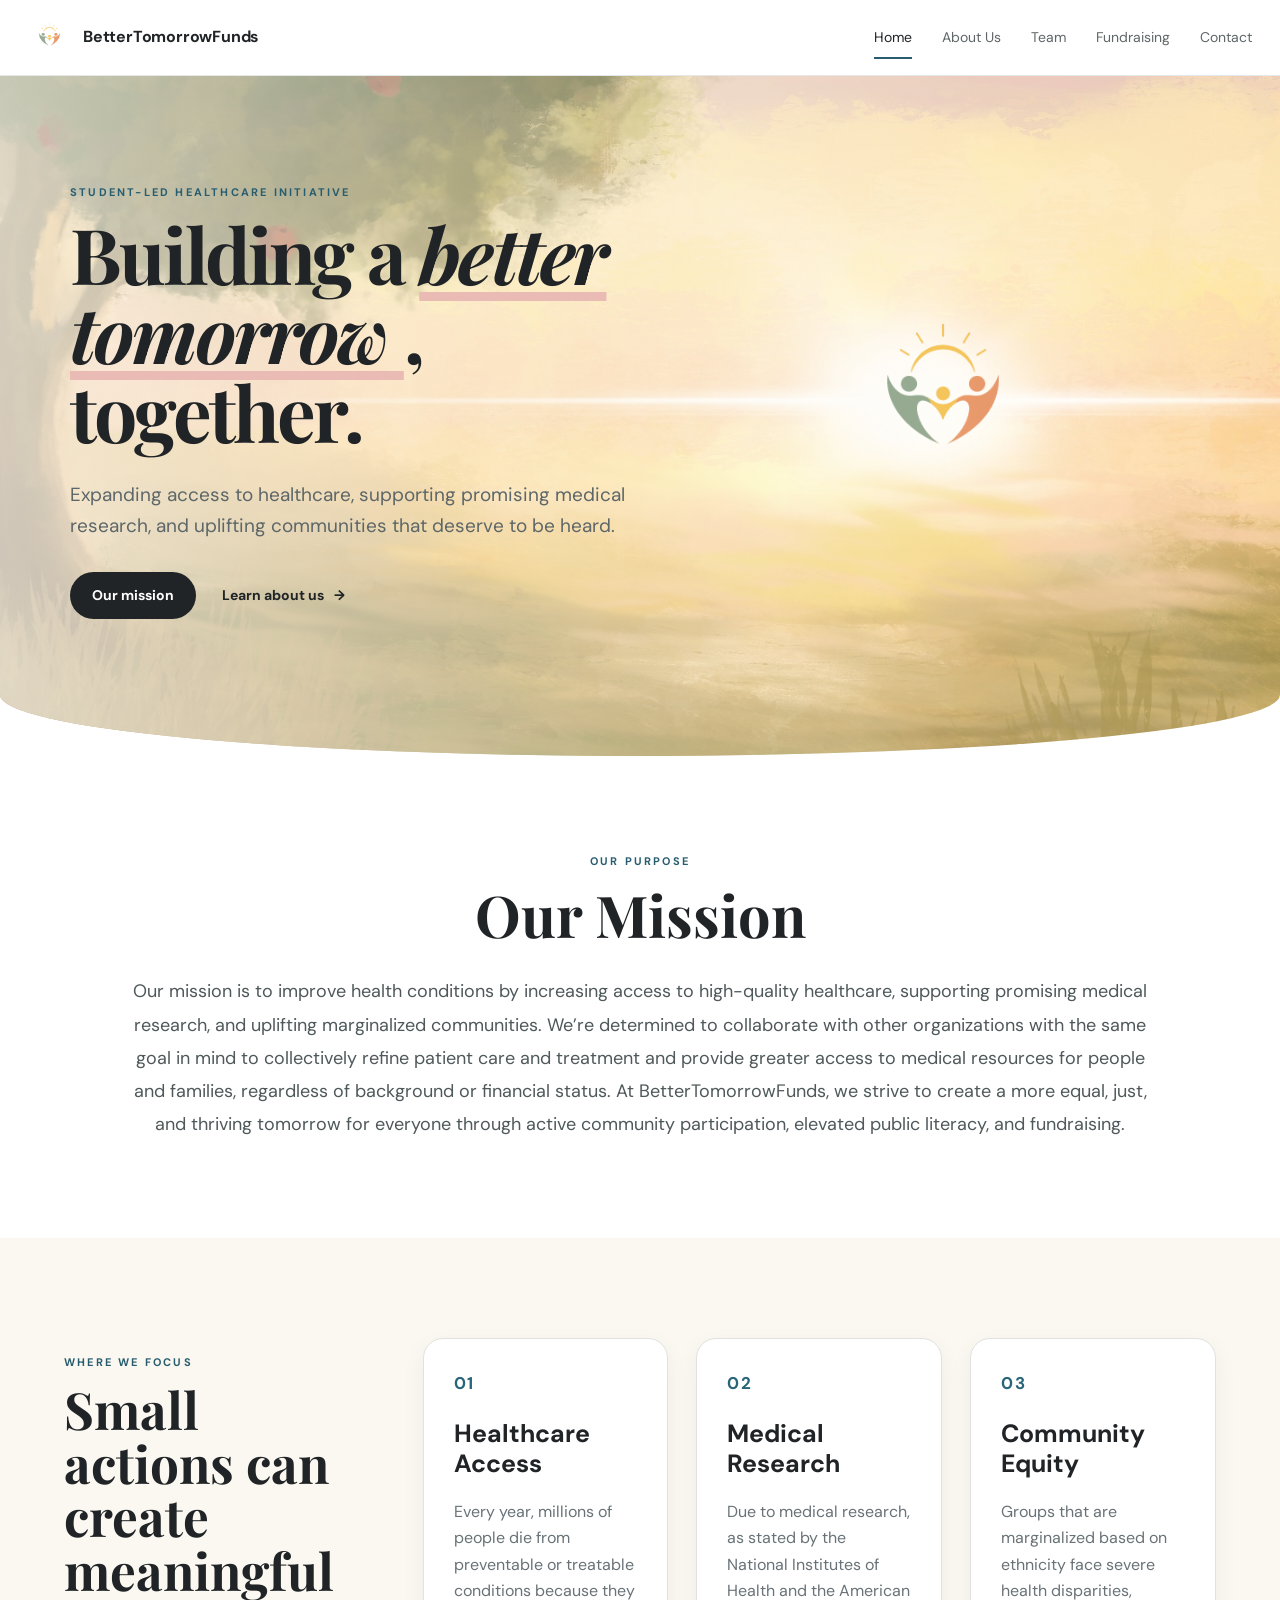
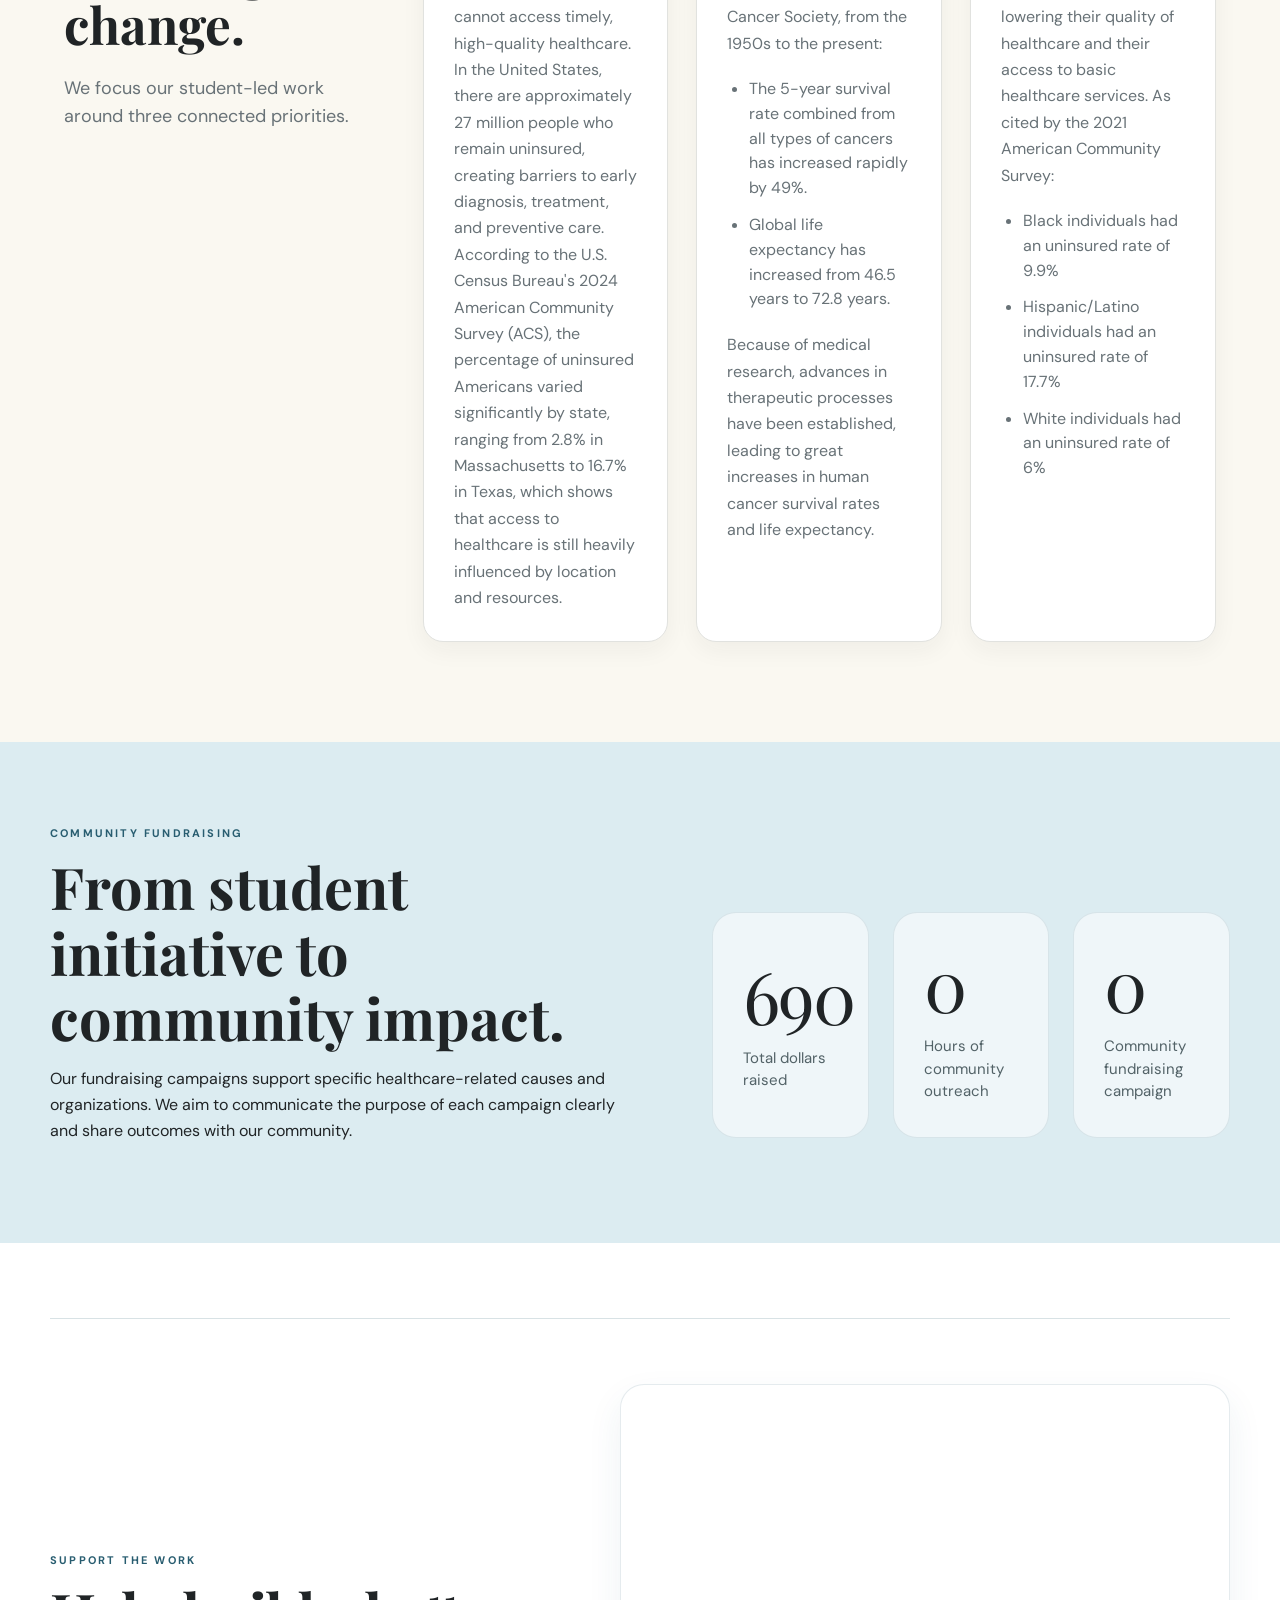
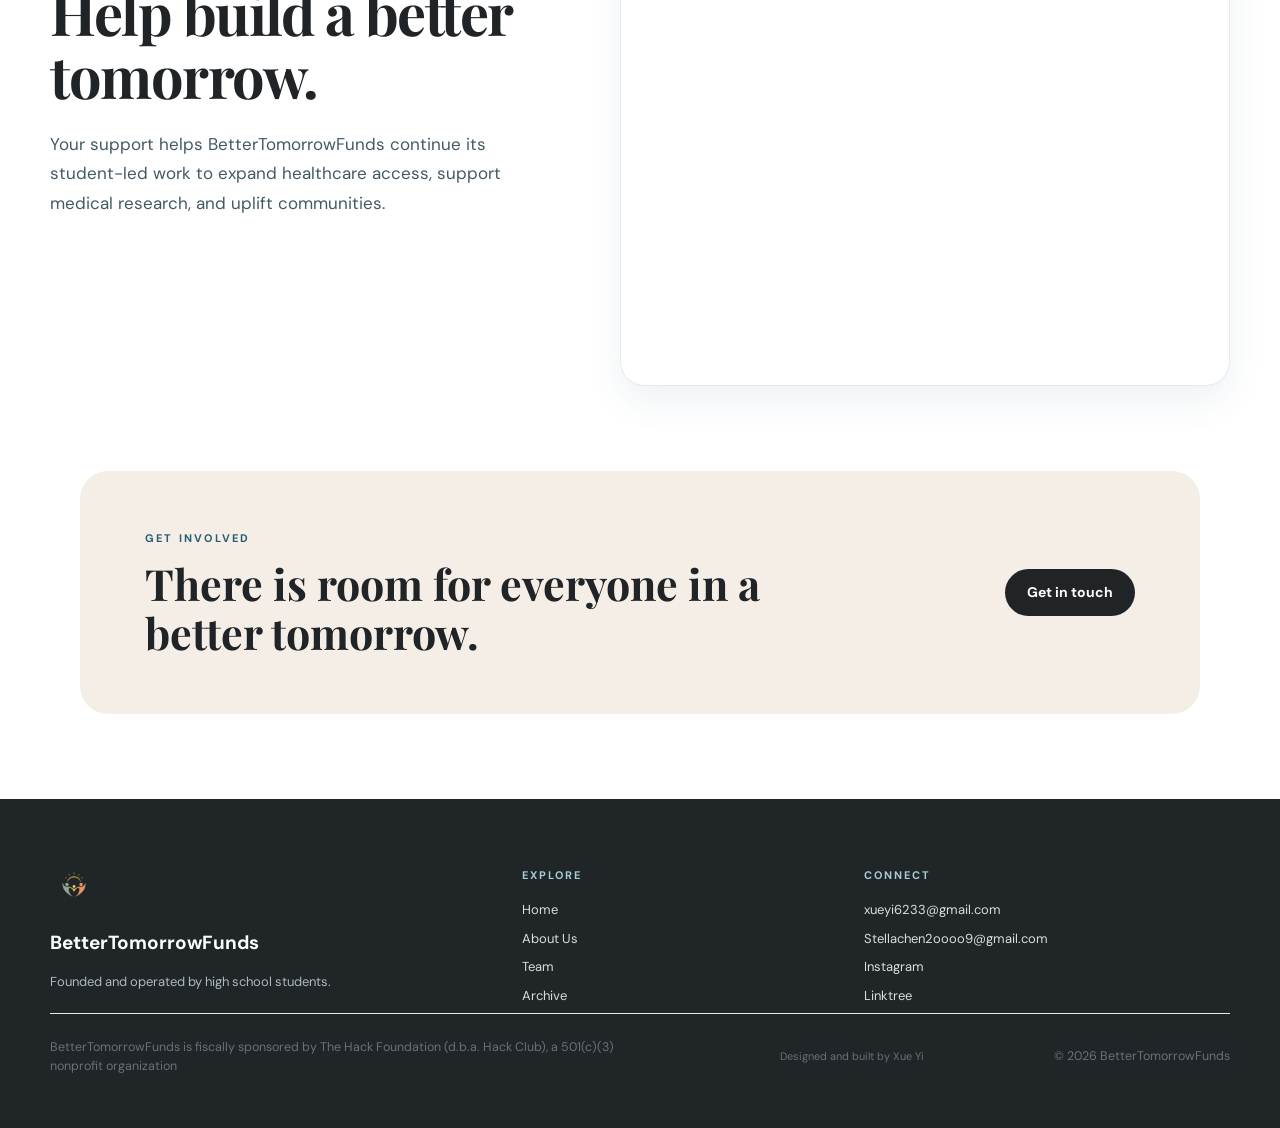
<file: index.html>
<!doctype html>
<html lang="en">

<head>

  <!-- =========================================
       BETTERTOMORROWFUNDS — SEO
       ========================================= -->

  <!-- Basic SEO -->
  <title>BetterTomorrowFunds | Student-Led Healthcare Initiative</title>

  <meta
    name="description"
    content="BetterTomorrowFunds is a student-led healthcare initiative expanding healthcare access, supporting medical research, and uplifting underserved communities."
  >

  <meta
    name="robots"
    content="index, follow, max-image-preview:large, max-snippet:-1, max-video-preview:-1"
  >

  <meta name="author" content="BetterTomorrowFunds">
  <meta name="publisher" content="BetterTomorrowFunds">
  <meta name="application-name" content="BetterTomorrowFunds">

  <link
    rel="canonical"
    href="https://bettertomorrowfunds.org/"
  >

  <!-- Language -->
  <meta http-equiv="content-language" content="en-US">
  <meta name="language" content="English">


  <!-- =========================================
       OPEN GRAPH
       ========================================= -->

  <meta property="og:type" content="website">
  <meta property="og:site_name" content="BetterTomorrowFunds">

  <meta
    property="og:title"
    content="BetterTomorrowFunds | Student-Led Healthcare Initiative"
  >

  <meta
    property="og:description"
    content="Expanding access to healthcare, supporting promising medical research, and uplifting communities that deserve to be heard."
  >

  <meta
    property="og:url"
    content="https://bettertomorrowfunds.org/"
  >

  <meta property="og:locale" content="en_US">

  <meta
    property="og:image"
    content="https://bettertomorrowfunds.org/og-image.jpg"
  >

  <meta
    property="og:image:alt"
    content="BetterTomorrowFunds — Student-Led Healthcare Initiative"
  >


  <!-- =========================================
       X / TWITTER
       ========================================= -->

  <meta
    name="twitter:card"
    content="summary_large_image"
  >

  <meta
    name="twitter:title"
    content="BetterTomorrowFunds | Student-Led Healthcare Initiative"
  >

  <meta
    name="twitter:description"
    content="A student-led healthcare initiative expanding access to healthcare, supporting medical research, and uplifting underserved communities."
  >

  <meta
    name="twitter:image"
    content="https://bettertomorrowfunds.org/og-image.jpg"
  >

  <meta
    name="twitter:image:alt"
    content="BetterTomorrowFunds — Student-Led Healthcare Initiative"
  >


  <!-- =========================================
       STRUCTURED DATA — ORGANIZATION
       ========================================= -->

  <script type="application/ld+json">
  {
    "@context": "https://schema.org",
    "@type": "NGO",
    "@id": "https://bettertomorrowfunds.org/#organization",
    "name": "BetterTomorrowFunds",
    "url": "https://bettertomorrowfunds.org/",
    "description": "BetterTomorrowFunds is a student-led healthcare initiative expanding healthcare access, supporting medical research, improving health education, and uplifting underserved communities.",
    "areaServed": "Worldwide",
    "knowsAbout": [
      "Healthcare",
      "Healthcare Access",
      "Medical Research",
      "Health Education",
      "Public Health",
      "Community Health",
      "Health Equity"
    ]
  }
  </script>


  <!-- =========================================
       STRUCTURED DATA — WEBSITE
       ========================================= -->

  <script type="application/ld+json">
  {
    "@context": "https://schema.org",
    "@type": "WebSite",
    "@id": "https://bettertomorrowfunds.org/#website",
    "name": "BetterTomorrowFunds",
    "url": "https://bettertomorrowfunds.org/",
    "description": "BetterTomorrowFunds — a student-led healthcare initiative.",
    "publisher": {
      "@id": "https://bettertomorrowfunds.org/#organization"
    },
    "inLanguage": "en-US"
  }
  </script>


  <!-- =========================================
       STRUCTURED DATA — WEBPAGE
       ========================================= -->

  <script type="application/ld+json">
  {
    "@context": "https://schema.org",
    "@type": "WebPage",
    "@id": "https://bettertomorrowfunds.org/#webpage",
    "url": "https://bettertomorrowfunds.org/",
    "name": "BetterTomorrowFunds | Student-Led Healthcare Initiative",
    "description": "BetterTomorrowFunds is a student-led healthcare initiative expanding healthcare access, supporting medical research, improving health education, and uplifting underserved communities.",
    "isPartOf": {
      "@id": "https://bettertomorrowfunds.org/#website"
    },
    "about": {
      "@id": "https://bettertomorrowfunds.org/#organization"
    },
    "inLanguage": "en-US"
  }
  </script>


  <meta charset="utf-8">

  <meta
    name="viewport"
    content="width=device-width,initial-scale=1"
  >

  <link
    rel="icon"
    href="assets/logo.png"
  >

  <link
    rel="preconnect"
    href="https://fonts.googleapis.com"
  >

  <link
    rel="preconnect"
    href="https://fonts.gstatic.com"
    crossorigin
  >

  <link
    href="https://fonts.googleapis.com/css2?family=DM+Sans:wght@400;500;600;700&family=Playfair+Display:wght@600;700&display=swap"
    rel="stylesheet"
  >

  <link
    rel="stylesheet"
    href="style.css"
  >

</head>


<body>


<!-- =====================================================
     HEADER
===================================================== -->

<header class="header">

  <div class="nav-shell">

    <a
      class="brand"
      href="index.html"
    >

      <img
        src="assets/logo.png"
        alt="BetterTomorrowFunds logo"
      >

      <span>
        BetterTomorrowFunds
      </span>

    </a>


    <button
      class="menu"
      aria-label="Open menu"
      aria-expanded="false"
    >
      ☰
    </button>


    <nav class="nav">

      <a
        class="active"
        href="index.html"
      >
        Home
      </a>

      <a href="about-us/">
        About Us
      </a>

      <a href="team/">
        Team
      </a>

      <a href="#fundraising">
        Fundraising
      </a>

      <a href="#contact">
        Contact
      </a>

    </nav>

  </div>

</header>



<!-- =====================================================
     MAIN
===================================================== -->

<main>


  <!-- ===================================================
       HERO
  ==================================================== -->

  <section class="home-hero">

    <div class="hero-copy">

      <p class="kicker">
        STUDENT-LED HEALTHCARE INITIATIVE
      </p>

      <h1>
        Building a
        <span>
          better tomorrow
        </span>,
        together.
      </h1>


      <p class="hero-lead">
        Expanding access to healthcare, supporting promising
        medical research, and uplifting communities that
        deserve to be heard.
      </p>


      <div class="hero-actions">

        <a
          class="btn btn-dark"
          href="#mission"
        >
          Our mission
        </a>


        <a
          class="text-link"
          href="about-us/"
        >

          Learn about us

          <span>
            →
          </span>

        </a>

      </div>

    </div>



    <div class="hero-art">

      <img
        src="assets/logo.png"
        alt="BetterTomorrowFunds logo"
      >

    </div>

  </section>



  <!-- ===================================================
       MISSION
  ==================================================== -->

  <section
    id="mission"
    class="mission section"
  >

    <div class="section-heading">

      <p class="kicker">
        OUR PURPOSE
      </p>

      <h2>
        Our Mission
      </h2>

    </div>


    <p class="mission-copy">

      Our mission is to improve health conditions by increasing
      access to high-quality healthcare, supporting promising
      medical research, and uplifting marginalized communities.
      We’re determined to collaborate with other organizations
      with the same goal in mind to collectively refine patient
      care and treatment and provide greater access to medical
      resources for people and families, regardless of background
      or financial status. At BetterTomorrowFunds, we strive to
      create a more equal, just, and thriving tomorrow for
      everyone through active community participation, elevated
      public literacy, and fundraising.

    </p>

  </section>



  <!-- ===================================================
       AREAS OF FOCUS
  ==================================================== -->

  <section class="focus section">


    <div class="focus-intro">

      <p class="kicker">
        WHERE WE FOCUS
      </p>

      <h2>
        Small actions can create meaningful change.
      </h2>

      <p>
        We focus our student-led work around three
        connected priorities.
      </p>

    </div>



    <div class="focus-grid">


      <!-- HEALTHCARE ACCESS -->

      <article class="focus-card">

        <div>

          <span>
            01
          </span>

          <h3>
            Healthcare Access
          </h3>

          <p>

            Every year, millions of people die from preventable
            or treatable conditions because they cannot access
            timely, high-quality healthcare. In the United States,
            there are approximately 27 million people who remain
            uninsured, creating barriers to early diagnosis,
            treatment, and preventive care. According to the
            U.S. Census Bureau's 2024 American Community Survey
            (ACS), the percentage of uninsured Americans varied
            significantly by state, ranging from 2.8% in
            Massachusetts to 16.7% in Texas, which shows that
            access to healthcare is still heavily influenced by
            location and resources.

          </p>

        </div>

      </article>



      <!-- MEDICAL RESEARCH -->

      <article class="focus-card">

        <div>

          <span>
            02
          </span>

          <h3>
            Medical Research
          </h3>

          <p>

            Due to medical research, as stated by the National
            Institutes of Health and the American Cancer Society,
            from the 1950s to the present:

          </p>


          <ul>

            <li>

              The 5-year survival rate combined from all types
              of cancers has increased rapidly by 49%.

            </li>


            <li>

              Global life expectancy has increased from
              46.5 years to 72.8 years.

            </li>

          </ul>


          <p>

            Because of medical research, advances in therapeutic
            processes have been established, leading to great
            increases in human cancer survival rates and life
            expectancy.

          </p>

        </div>

      </article>



      <!-- COMMUNITY EQUITY -->

      <article class="focus-card">

        <div>

          <span>
            03
          </span>

          <h3>
            Community Equity
          </h3>

          <p>

            Groups that are marginalized based on ethnicity face
            severe health disparities, lowering their quality of
            healthcare and their access to basic healthcare
            services. As cited by the 2021 American Community
            Survey:

          </p>


          <ul>

            <li>
              Black individuals had an uninsured rate of 9.9%
            </li>

            <li>
              Hispanic/Latino individuals had an uninsured rate
              of 17.7%
            </li>

            <li>
              White individuals had an uninsured rate of 6%
            </li>

          </ul>

        </div>

      </article>


    </div>

  </section>



  <!-- ===================================================
       FUNDRAISING
  ==================================================== -->

  <section
    id="fundraising"
    class="fundraising"
  >


    <div class="fundraising-inner">


      <!-- FUNDRAISING TEXT -->

      <div class="fundraising-copy">

        <p class="kicker">
          COMMUNITY FUNDRAISING
        </p>


        <h2>
          From student initiative to community impact.
        </h2>


        <p>

          Our fundraising campaigns support specific
          healthcare-related causes and organizations. We aim to
          communicate the purpose of each campaign clearly and
          share outcomes with our community.

        </p>

      </div>



      <!-- FUNDRAISING STATS -->

      <div class="fundraising-stats">


        <!-- =================================================
             STAT 1
        ================================================== -->

        <div class="fundraising-stat">

          <div class="stat-number">

            <span
              class="counter"
              data-target="820"
              data-decimals="0"
            >
              0
            </span>

          </div>


          <p>
            Total dollars raised
          </p>

        </div>



        <!-- =================================================
             STAT 2
        ================================================== -->

        <div class="fundraising-stat">

          <div class="stat-number">

            <span
              class="counter"
              data-target="13.5"
              data-decimals="1"
            >
              0
            </span>

          </div>


          <p>
            Hours of community outreach
          </p>

        </div>



        <!-- =================================================
             STAT 3
        ================================================== -->

        <div class="fundraising-stat">

          <div class="stat-number">

            <span
              class="counter"
              data-target="2"
              data-decimals="0"
            >
              0
            </span>

          </div>


          <p>
            Community fundraising campaign
          </p>

        </div>


      </div>

    </div>

  </section>


  <div class="donation-area">

    <div class="donation-copy">

      <p class="kicker">
        SUPPORT THE WORK
      </p>

      <h2>
        Help build a better tomorrow.
      </h2>

      <p>
        Your support helps BetterTomorrowFunds continue its
        student-led work to expand healthcare access, support
        medical research, and uplift communities.
      </p>

    </div>


    <div class="donation-frame">

      <iframe
        src="https://hcb.hackclub.com/donations/start/bettertomorrowfunds"
        name="donateFrame"
        title="Donate to BetterTomorrowFunds"
        scrolling="yes"
        frameborder="0"
        allowfullscreen
      ></iframe>

    </div>

  </div>



  <!-- ===================================================
       GET INVOLVED
  ==================================================== -->

  <section class="closing section">

    <div class="closing-box">


      <div>

        <p class="kicker">
          GET INVOLVED
        </p>


        <h2>
          There is room for everyone in a better tomorrow.
        </h2>

      </div>


      <a
        class="btn btn-dark"
        href="mailto:xueyi6233@gmail.com"
      >
        Get in touch
      </a>


    </div>

  </section>


</main>



<!-- =====================================================
     FOOTER
===================================================== -->

<footer
  id="contact"
  class="footer"
>


  <div class="footer-top">


    <!-- BRAND -->

    <div class="footer-brand">

      <img
        src="assets/logo.png"
        alt="BetterTomorrowFunds logo"
      >


      <h3>
        BetterTomorrowFunds
      </h3>


      <p>
        Founded and operated by high school students.
      </p>

    </div>



    <!-- EXPLORE -->

    <div>

      <h4>
        Explore
      </h4>


      <a href="index.html">
        Home
      </a>


      <a href="about-us/">
        About Us
      </a>


      <a href="team/">
        Team
      </a>
      <a
        href="https://sites.google.com/view/bettertomorrowfunds"
        target="_blank"
        rel="noopener"
      >
        Archive
      </a>
    </div>



    <!-- CONNECT -->

    <div>

      <h4>
        Connect
      </h4>


      <a href="mailto:xueyi6233@gmail.com">
        xueyi6233@gmail.com
      </a>


      <a href="mailto:Stellachen2oooo9@gmail.com">
        Stellachen2oooo9@gmail.com
      </a>


      <a
        href="https://www.instagram.com/bettertomorrowfunds/"
        target="_blank"
        rel="noopener"
      >
        Instagram
      </a>


      <a
        href="https://linktr.ee/BetterTomorrowFunds"
        target="_blank"
        rel="noopener"
      >
        Linktree
      </a>

    </div>


  </div>



  <!-- FOOTER BOTTOM -->

  <div class="footer-bottom">

    <p>
      BetterTomorrowFunds is fiscally sponsored by The Hack Foundation
      (d.b.a. Hack Club), a 501(c)(3) nonprofit organization
    </p>

     <small>
          Designed and built by Xue Yi
     </small>

    <span>

      © <span id="year"></span>
      BetterTomorrowFunds

    </span>


  </div>

</footer>



<script src="script.js"></script>


</body>
</html>
</file>
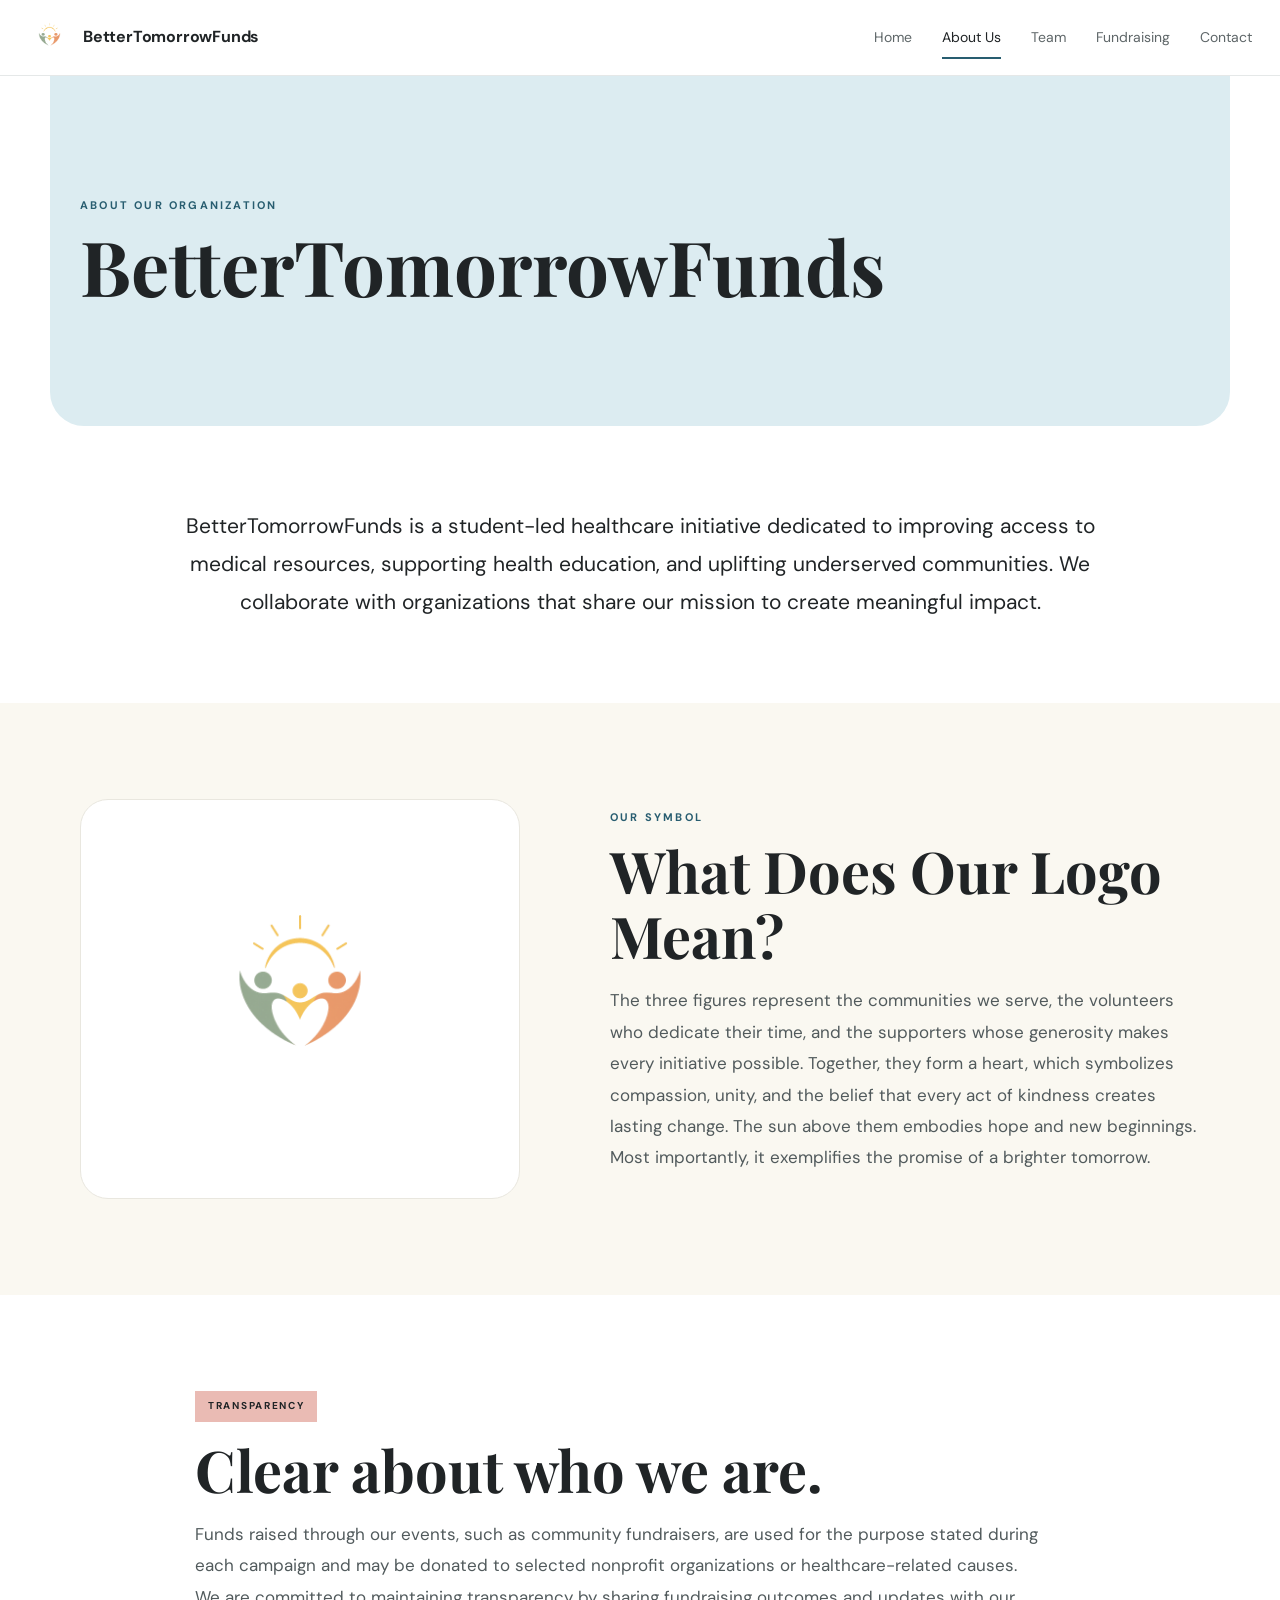
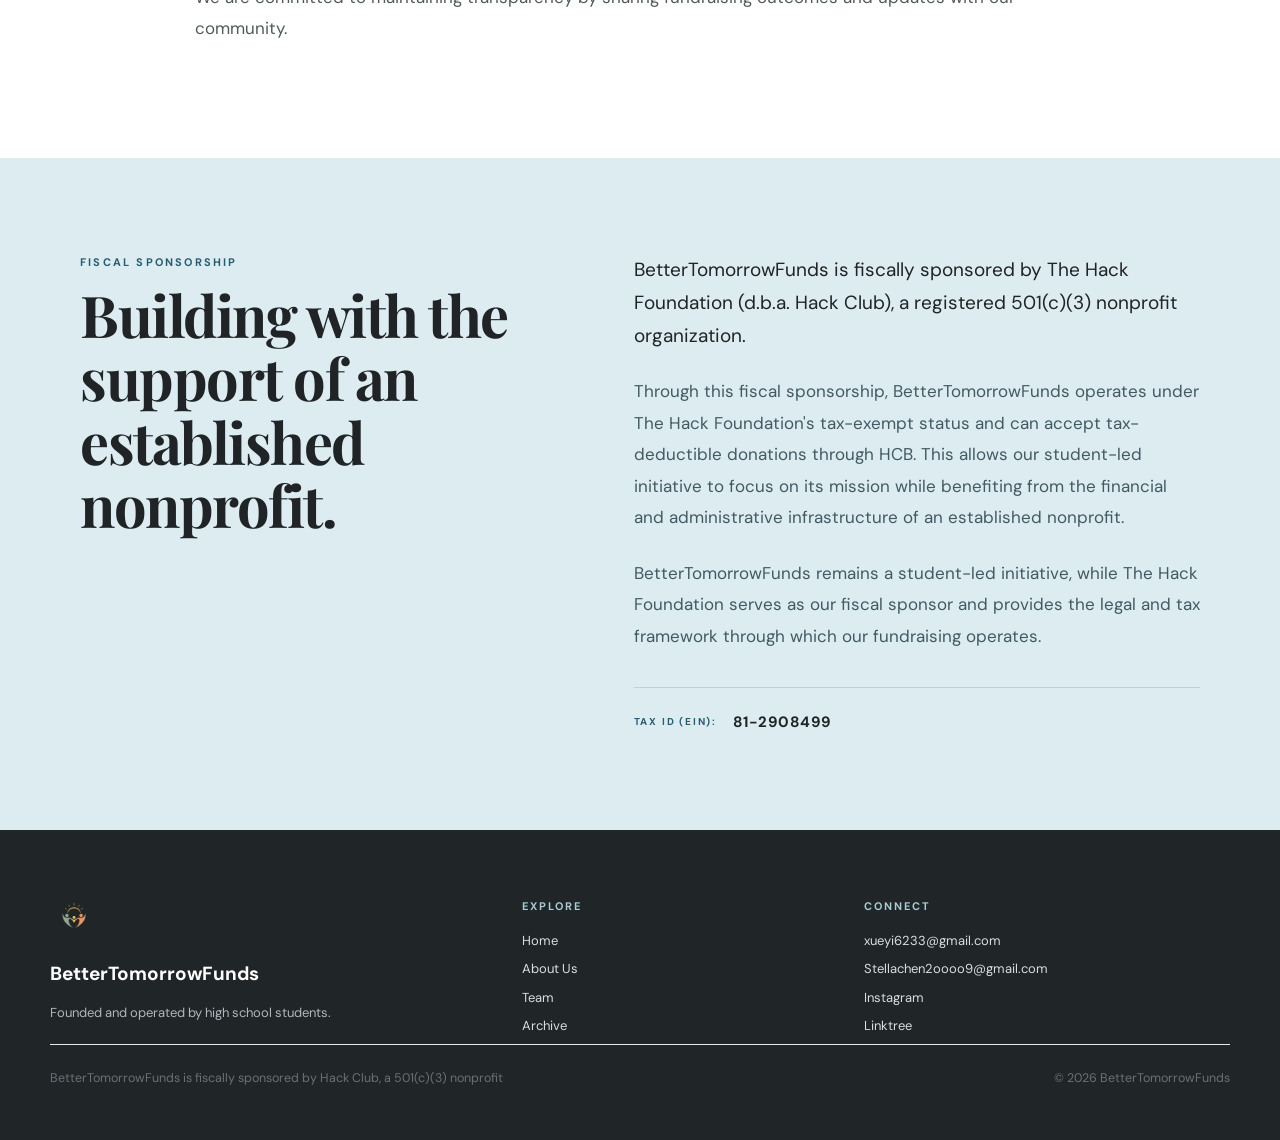
<file: about-us/index.html>
<!doctype html>
<html lang="en">

<head>
  <meta charset="utf-8">
  <meta
    name="viewport"
    content="width=device-width,initial-scale=1"
  >

  <title>BetterTomorrowFunds | About Us</title>

  <link rel="icon" href="../assets/logo.png">

  <link
    rel="preconnect"
    href="https://fonts.googleapis.com"
  >

  <link
    rel="preconnect"
    href="https://fonts.gstatic.com"
    crossorigin
  >

  <link
    href="https://fonts.googleapis.com/css2?family=DM+Sans:wght@400;500;600;700&family=Playfair+Display:wght@600;700&display=swap"
    rel="stylesheet"
  >

  <link
    rel="stylesheet"
    href="../style.css"
  >
</head>

<body>

  <!-- =====================================================
       HEADER
  ====================================================== -->

  <header class="header">

    <div class="nav-shell">

      <a
        class="brand"
        href="../index.html"
      >

        <img
          src="../assets/logo.png"
          alt="BetterTomorrowFunds logo"
        >

        <span>BetterTomorrowFunds</span>

      </a>


      <button
        class="menu"
        aria-label="Open menu"
        aria-expanded="false"
      >
        ☰
      </button>


      <nav class="nav">

        <a href="../index.html">
          Home
        </a>

        <a
          class="active"
          href="index.html"
        >
          About Us
        </a>

        <a href="../team/">
          Team
        </a>

        <a href="../index.html#fundraising">
          Fundraising
        </a>

        <a href="../index.html#contact">
          Contact
        </a>

      </nav>

    </div>

  </header>


  <!-- =====================================================
       MAIN
  ====================================================== -->

  <main>

    <section class="about-heading">

      <div>
        <p class="kicker">
          ABOUT OUR ORGANIZATION
        </p>
        <h1>
          BetterTomorrowFunds
        </h1>

    </section>


    <section class="about-intro section">

      <p>
        BetterTomorrowFunds is a student-led healthcare
        initiative dedicated to improving access to medical
        resources, supporting health education, and uplifting
        underserved communities. We collaborate with
        organizations that share our mission to create
        meaningful impact.
      </p>

    </section>


    <section class="logo-meaning section">

      <div class="logo-display">

        <img
          src="../assets/logo.png"
          alt="BetterTomorrowFunds logo"
        >

      </div>


      <div>

        <p class="kicker">
          OUR SYMBOL
        </p>

        <h2>
          What Does Our Logo Mean?
        </h2>

        <p>
          The three figures represent the communities we serve,
          the volunteers who dedicate their time, and the
          supporters whose generosity makes every initiative
          possible. Together, they form a heart, which symbolizes
          compassion, unity, and the belief that every act of
          kindness creates lasting change. The sun above them
          embodies hope and new beginnings. Most importantly,
          it exemplifies the promise of a brighter tomorrow.
        </p>

      </div>

    </section>


    <section
      id="transparency"
      class="transparency section"
    >

      <div class="transparency-label">
        TRANSPARENCY
      </div>

      <h2>
        Clear about who we are.
      </h2>

      <p>
        Funds raised through our events, such as community
        fundraisers, are used for the purpose stated during
        each campaign and may be donated to selected nonprofit
        organizations or healthcare-related causes. We are
        committed to maintaining transparency by sharing
        fundraising outcomes and updates with our community.
      </p>

    </section>

  </main>
<!-- =====================================================
     FISCAL SPONSORSHIP
===================================================== -->

  <section class="fiscal-sponsorship section">
  
    <div class="fiscal-sponsorship-inner">
  
      <div class="fiscal-sponsorship-heading">
  
        <p class="kicker">
          FISCAL SPONSORSHIP
        </p>
  
        <h2>
          Building with the support of an established nonprofit.
        </h2>
  
      </div>
  
  
      <div class="fiscal-sponsorship-content">
  
        <p>
          BetterTomorrowFunds is fiscally sponsored by
          The Hack Foundation (d.b.a. Hack Club), a registered
          501(c)(3) nonprofit organization.
        </p>
  
        <p>
          Through this fiscal sponsorship, BetterTomorrowFunds
          operates under The Hack Foundation's tax-exempt status
          and can accept tax-deductible donations through HCB.
          This allows our student-led initiative to focus on its
          mission while benefiting from the financial and
          administrative infrastructure of an established nonprofit.
        </p>
  
        <p>
          BetterTomorrowFunds remains a student-led initiative,
          while The Hack Foundation serves as our fiscal sponsor
          and provides the legal and tax framework through which
          our fundraising operates.
        </p>
     <div class="fiscal-ein">
    
          <span>
            Tax ID (EIN):
          </span>
    
          <strong>
            81-2908499
          </strong>
    
        </div>
      </div>
  
    </div>
  
  </section>

  <!-- =====================================================
       FOOTER
  ====================================================== -->

  <footer class="footer">

    <div class="footer-top">


      <!-- BRAND -->

      <div class="footer-brand">

        <img
          src="../assets/logo.png"
          alt="BetterTomorrowFunds logo"
        >

        <h3>
          BetterTomorrowFunds
        </h3>

        <p>
          Founded and operated by high school students.
        </p>

      </div>


      <!-- EXPLORE -->

      <div>

        <h4>
          Explore
        </h4>

        <a href="../index.html">
          Home
        </a>

        <a href="index.html">
          About Us
        </a>

        <a href="../team/">
          Team
        </a>
        <a
          href="https://sites.google.com/view/bettertomorrowfunds"
          target="_blank"
          rel="noopener"
        >
          Archive
      </a>
      </div>


      <!-- CONNECT -->

      <div>

        <h4>
          Connect
        </h4>

        <a href="mailto:xueyi6233@gmail.com">
          xueyi6233@gmail.com
        </a>

        <a href="mailto:Stellachen2oooo9@gmail.com">
          Stellachen2oooo9@gmail.com
        </a>

        <a
          href="https://www.instagram.com/bettertomorrowfunds/"
          target="_blank"
          rel="noopener"
        >
          Instagram
        </a>

        <a
          href="https://linktr.ee/BetterTomorrowFunds"
          target="_blank"
          rel="noopener"
        >
          Linktree
        </a>

      </div>

    </div>


    <div class="footer-bottom">

      <p>
        BetterTomorrowFunds is fiscally sponsored by Hack Club, a 501(c)(3) nonprofit
      </p>

      <span>
        © <span id="year"></span> BetterTomorrowFunds
      </span>

    </div>

  </footer>


  <script src="../script.js"></script>

</body>

</html>
</file>
<file: style.css>
/* =========================================================
   BETTER TOMORROW FUNDS
   MAIN SITE STYLES
   ========================================================= */

* {
  box-sizing: border-box;
}

html {
  scroll-behavior: smooth;
}

body {
  margin: 0;
  color: #202426;
  background: #fff;
  font-family: "DM Sans", Arial, sans-serif;
  line-height: 1.65;
}

a {
  color: inherit;
}

img {
  max-width: 100%;
  display: block;
}

:root {
  --ink: #202426;
  --blue: #dcecf1;
  --blue2: #4f879a;
  --blue3: #285d70;
  --cream: #faf8f1;
  --pink: #eabbb4;
  --yellow: #efe18a;
  --line: #e5e8e8;
  --muted: #687174;
  --max: 1180px;
}


/* =========================================================
   HEADER
   ========================================================= */

.header {
  height: 76px;
  background: rgba(255, 255, 255, 0.97);
  border-bottom: 1px solid var(--line);
  position: sticky;
  top: 0;
  z-index: 20;
  backdrop-filter: blur(10px);
}

.nav-shell {
  max-width: 1280px;
  height: 100%;
  margin: auto;
  padding: 0 28px;
  display: flex;
  align-items: center;
  justify-content: space-between;
}

.brand {
  text-decoration: none;
  display: flex;
  align-items: center;
  gap: 12px;
  font-weight: 700;
  letter-spacing: -0.2px;
}

.brand img {
  width: 43px;
  height: 43px;
  object-fit: contain;
}

.nav {
  display: flex;
  gap: 30px;
  align-items: center;
}

.nav a {
  text-decoration: none;
  font-size: 14px;
  color: #5e6668;
  padding: 28px 0;
  position: relative;
}

.nav a:hover,
.nav a.active {
  color: var(--ink);
}

.nav a.active:after {
  content: "";
  position: absolute;
  left: 0;
  right: 0;
  bottom: 18px;
  height: 2px;
  background: var(--blue3);
}

.menu {
  display: none;
  border: 0;
  background: transparent;
  font-size: 25px;
}


/* =========================================================
   GENERAL SECTIONS
   ========================================================= */

.section {
  max-width: var(--max);
  margin: auto;
  padding: 96px 30px;
}

.kicker {
  font-size: 11px;
  letter-spacing: 2.2px;
  font-weight: 700;
  color: var(--blue3);
  margin: 0 0 12px;
}


/* =========================================================
   HOMEPAGE HERO
   ========================================================= */

.home-hero {
  width: 100%;
  max-width: none;
  margin: 0;

  min-height: 680px;

  padding: 105px max(30px, calc((100vw - 1280px) / 2 + 70px)) 135px;

  display: grid;
  grid-template-columns: 1.02fr 0.98fr;

  align-items: center;
  gap: 50px;

  position: relative;
  overflow: hidden;

  background-color: #e9dcae;
  background-image: url("assets/IMG_2984.JPG");
  background-size: cover;
  background-position: center 42%;
  background-repeat: no-repeat;
  background-attachment: scroll;

  border-radius:
    0 0 50% 50% /
    0 0 9% 9%;

  opacity: 0;
  transform: translateY(30px);

  animation:
    homeHeroReveal 1s cubic-bezier(0.22, 1, 0.36, 1)
    forwards;
}

.home-hero::before {
  content: "";

  position: absolute;
  inset: 0;

  background:
    linear-gradient(
      90deg,
      rgba(250, 248, 241, 0.72) 0%,
      rgba(250, 248, 241, 0.40) 43%,
      rgba(250, 248, 241, 0.08) 76%,
      rgba(250, 248, 241, 0.02) 100%
    );

  pointer-events: none;
  z-index: 0;
}

.home-hero > * {
  position: relative;
  z-index: 1;
}

.hero-copy h1 {
  font-family: "Playfair Display", Georgia, serif;
  font-size: clamp(52px, 6vw, 82px);
  line-height: 1.03;
  letter-spacing: -2.8px;
  margin: 0;
  max-width: 720px;
}

.hero-copy h1 span {
  font-style: italic;
  text-decoration: underline;
  text-decoration-color: var(--pink);
  text-decoration-thickness: 9px;
  text-underline-offset: 7px;
}

.hero-lead {
  font-size: 19px;
  color: #5d6668;
  max-width: 620px;
  margin: 28px 0 30px;
}

.hero-actions {
  display: flex;
  gap: 26px;
  align-items: center;
}

.btn {
  display: inline-block;
  text-decoration: none;
  border-radius: 999px;
  padding: 12px 22px;
  font-size: 14px;
  font-weight: 700;

  transition:
    transform 0.25s ease,
    background 0.25s ease,
    box-shadow 0.25s ease;
}

.btn-dark {
  background: var(--ink);
  color: #fff;
}

.btn-dark:hover {
  transform: translateY(-3px);
  background: #000;

  box-shadow:
    0 10px 25px rgba(0, 0, 0, 0.15);
}

.text-link {
  text-decoration: none;
  font-size: 14px;
  font-weight: 700;
  transition: opacity 0.2s ease;
}

.text-link:hover {
  opacity: 0.65;
}

.text-link span {
  margin-left: 7px;
}


/* =========================================================
   HOMEPAGE HERO LOGO
   ========================================================= */

.hero-art {
  height: 420px;
  position: relative;

  background: transparent;

  border-radius: 0;
  overflow: visible;

  display: flex;
  align-items: center;
  justify-content: center;

  animation:
    heroArtReveal 1.2s cubic-bezier(0.22, 1, 0.36, 1)
    0.15s both;
}

.hero-art img {
  width: 230px;
  height: 230px;
  object-fit: contain;

  animation:
    logoFloat 5s ease-in-out infinite,
    logoReveal 1.2s cubic-bezier(0.22, 1, 0.36, 1)
    0.35s both;
}


/* =========================================================
   MISSION
   ========================================================= */

.mission {
  text-align: center;
}

.section-heading h2,
.focus h2,
.fundraising h2,
.closing h2,
.logo-meaning h2,
.transparency h2,
.team-card h2 {
  font-family: "Playfair Display", Georgia, serif;
  line-height: 1.13;
  font-size: clamp(39px, 4.5vw, 58px);
  margin: 0;
}

.mission-copy {
  max-width: 1030px;
  margin: 28px auto 0;
  font-size: 18px;
  line-height: 1.85;
  color: #4f585a;
}


/* =========================================================
   HOMEPAGE SCROLL REVEAL
   ========================================================= */

.home-page .mission,
.home-page .focus-intro,
.home-page .focus-card,
.home-page .fundraising,
.home-page .closing {
  opacity: 0;
  transform: translateY(45px);

  transition:
    opacity 0.9s ease,
    transform 0.9s cubic-bezier(0.22, 1, 0.36, 1);
}

.home-page .mission.visible,
.home-page .focus-intro.visible,
.home-page .focus-card.visible,
.home-page .fundraising.visible,
.home-page .closing.visible {
  opacity: 1;
  transform: translateY(0);
}


/* =========================================================
   WHERE WE FOCUS
   ========================================================= */

.focus {
  max-width: none;
  background: var(--cream);

  display: grid;
  grid-template-columns: 0.8fr 2.2fr;
  gap: 70px;
  align-items: start;

  padding: 100px 5vw;
}

.focus-intro {
  max-width: 360px;
  padding-top: 15px;
}

.focus-intro h2 {
  margin: 12px 0 22px;

  font-family: "Playfair Display", serif;

  font-size: clamp(42px, 4vw, 64px);

  line-height: 1.05;

  color: #202426;
}

.focus-intro p:last-child {
  font-size: 18px;
  line-height: 1.6;
  color: #687277;
}


/* =========================================================
   THREE HORIZONTAL CARDS
   ========================================================= */

.focus-grid {
  display: grid;

  grid-template-columns:
    repeat(3, minmax(0, 1fr));

  gap: 28px;

  width: 100%;
}

.focus-card {
  background: #ffffff;

  border: 1px solid #e1e2df;

  border-radius: 20px;

  padding: 30px;

  min-height: 500px;

  box-shadow:
    0 8px 25px rgba(30, 40, 45, 0.05);

  transition:
    transform 0.35s ease,
    box-shadow 0.35s ease;
}

.focus-card:hover {
  transform: translateY(-7px);

  box-shadow:
    0 18px 40px rgba(30, 40, 45, 0.1);
}

.focus-card > div {
  height: 100%;
}

.focus-card > div > span {
  display: block;

  margin-bottom: 22px;

  font-size: 17px;

  font-weight: 700;

  letter-spacing: 0.08em;

  color: #28657a;
}

.focus-card h3 {
  margin: 0 0 20px;

  font-size: 25px;

  line-height: 1.2;

  color: #202426;
}

.focus-card p {
  margin: 0;

  font-size: 16px;

  line-height: 1.65;

  color: #687277;
}

.focus-card ul {
  margin: 20px 0;

  padding-left: 22px;
}

.focus-card li {
  margin-bottom: 12px;

  font-size: 16px;

  line-height: 1.55;

  color: #687277;
}


/* =========================================================
   FUNDRAISING
   ========================================================= */

.fundraising {
  background: var(--blue);

  padding: 82px 30px;

  position: relative;
  overflow: hidden;
}

.fundraising-inner {
  max-width: 1180px;

  margin: auto;

  display: grid;

  grid-template-columns: 1.05fr 0.95fr;

  gap: 90px;

  align-items: center;
}

.fundraising h2 {
  max-width: 650px;
}

.fundraising-inner > p {
  font-size: 18px;

  color: #425a62;

  max-width: 560px;
}


/* =========================================================
   FUNDRAISING STATS
   ========================================================= */

.fundraising-stats {
  max-width: 1180px;

  margin: 65px auto 0;

  display: grid;

  grid-template-columns:
    repeat(3, minmax(0, 1fr));

  gap: 24px;

  opacity: 1;
  transform: none;
}


/* =========================================================
   INDIVIDUAL FUNDRAISING STAT
   ========================================================= */

.fundraising-stat {
  background: rgba(255, 255, 255, 0.55);

  border: 1px solid rgba(40, 93, 112, 0.12);

  border-radius: 24px;

  padding: 34px 30px;

  min-width: 0;
  min-height: 170px;

  display: flex;
  flex-direction: column;
  justify-content: center;

  opacity: 1;
  transform: translateY(0);

  transition:
    opacity 0.8s ease,
    transform 0.8s cubic-bezier(0.22, 1, 0.36, 1),
    background 0.3s ease,
    box-shadow 0.3s ease;
}

.fundraising-stat:hover {
  transform: translateY(-5px);

  background: rgba(255, 255, 255, 0.82);

  box-shadow:
    0 15px 35px rgba(40, 93, 112, 0.08);
}


/* =========================================================
   FUNDRAISING STAT REVEAL
   ========================================================= */

.fundraising.visible .fundraising-stats {
  opacity: 1;
  transform: translateY(0);
}

.fundraising.visible .fundraising-stat:nth-child(1) {
  transition-delay: 0.05s;
}

.fundraising.visible .fundraising-stat:nth-child(2) {
  transition-delay: 0.15s;
}

.fundraising.visible .fundraising-stat:nth-child(3) {
  transition-delay: 0.25s;
}


/* =========================================================
   FUNDRAISING NUMBER
   ========================================================= */

.stat-number {
  display: block;

  font-family:
    "Playfair Display",
    Georgia,
    serif;

  font-size:
    clamp(48px, 6vw, 72px);

  line-height: 1;

  letter-spacing: -2px;

  color: var(--ink);

  margin-bottom: 16px;

  font-variant-numeric: tabular-nums;
}


/* =========================================================
   FUNDRAISING LABEL
   ========================================================= */

.fundraising-stat p {
  margin: 0;

  max-width: 230px;

  font-size: 15px;

  line-height: 1.5;

  color: #526267;
}


/* =========================================================
   CLOSING / SUPPORT THE WORK
   ========================================================= */

.closing {
  padding-top: 85px;
  padding-bottom: 85px;
}

.closing-box {
  background: #f5eee7;

  border-radius: 28px;

  padding: 58px 65px;

  display: flex;

  justify-content: space-between;

  align-items: center;

  gap: 40px;
}

.closing h2 {
  font-size: 43px;

  max-width: 730px;
}


/* =========================================================
   DONATION FORM
   ========================================================= */

.donation-area {
  max-width: 1180px;

  margin: 75px auto 0;

  padding-top: 65px;

  border-top:
    1px solid rgba(40, 93, 112, 0.18);

  display: grid;

  grid-template-columns: 0.9fr 1.1fr;

  gap: 70px;

  align-items: center;
}

.donation-copy {
  max-width: 500px;
}

.donation-copy h2 {
  font-family: "Playfair Display", Georgia, serif;

  font-size: clamp(40px, 4.5vw, 58px);

  line-height: 1.1;

  letter-spacing: -1.5px;

  margin: 0 0 22px;
}

.donation-copy > p:last-child {
  margin: 0;

  font-size: 17px;

  line-height: 1.75;

  color: #425a62;

  max-width: 500px;
}

.donation-frame {
  width: 100%;

  background: #fff;

  border: 1px solid rgba(40, 93, 112, 0.12);

  border-radius: 24px;

  overflow: hidden;

  box-shadow:
    0 15px 35px rgba(40, 93, 112, 0.08);
}

.donation-frame iframe {
  display: block;

  width: 100%;

  height: 600px;

  border: none;
}


/* =========================================================
   FOOTER
   ========================================================= */

.footer {
  background: #202628;

  color: #fff;

  padding: 65px 30px 25px;
}

.footer-top {
  max-width: 1180px;

  margin: auto;

  display: grid;

  grid-template-columns:
    1.5fr 1fr 1.4fr;

  gap: 80px;
}

.footer-brand img {
  width: 48px;

  height: 48px;

  object-fit: contain;

  margin-bottom: 15px;
}

.footer h3 {
  font-size: 19px;

  margin: 0 0 5px;
}

.footer h4 {
  font-size: 11px;

  letter-spacing: 2px;

  text-transform: uppercase;

  color: #a9cbd5;

  margin: 2px 0 15px;
}

.footer p {
  color: #aeb8ba;

  font-size: 13px;

  max-width: 380px;
}

.footer a {
  display: block;

  text-decoration: none;

  color: #d8ddde;

  font-size: 13px;

  margin: 7px 0;
}

.footer a:hover {
  color: #fff;
}


/* =========================================================
   FOOTER BOTTOM
   ========================================================= */

.footer-bottom {
  width: 100%;
  max-width: var(--max);

  margin: 0 auto;

  padding: 24px 0 28px;

  border-top: 1px solid var(--line);

  display: flex;

  align-items: center;

  justify-content: space-between;

  gap: 24px;
}

.footer-bottom p,
.footer-bottom span {
  margin: 0;

  color: var(--muted);

  font-size: 0.78rem;

  line-height: 1.5;
}

.footer-bottom p {
  max-width: 600px;
}

.footer-bottom small {
  margin: 0;

  color: var(--muted);

  font-size: 0.68rem;

  font-weight: 400;

  line-height: 1.4;
}

.footer-bottom > span {
  text-align: right;

  white-space: nowrap;
}


/* =========================================================
   ABOUT US
   ========================================================= */

.about-heading {
  max-width: 1180px;

  margin: auto;

  min-height: 350px;

  padding: 75px 30px;

  display: flex;

  justify-content: space-between;

  align-items: center;

  background: var(--blue);

  border-radius:
    0 0 34px 34px;
}

.about-heading h1 {
  font-family:
    "Playfair Display",
    Georgia,
    serif;

  font-size:
    clamp(48px, 6vw, 76px);

  line-height: 1.05;

  margin: 0;

  max-width: 700px;
}

.about-heading img {
  width: 190px;

  height: 190px;

  object-fit: contain;

  margin-right: 70px;
}

.about-intro {
  text-align: center;

  padding-top: 82px;

  padding-bottom: 82px;
}

.about-intro p {
  font-size: 21px;

  line-height: 1.8;

  max-width: 920px;

  margin: auto;
}

.logo-meaning {
  max-width: none;

  background: var(--cream);

  display: grid;

  grid-template-columns:
    440px 1fr;

  gap: 90px;

  align-items: center;

  padding-left:
    max(30px, calc((100vw - 1120px) / 2));

  padding-right:
    max(30px, calc((100vw - 1120px) / 2));
}

.logo-display {
  height: 400px;

  background: #fff;

  border-radius: 28px;

  display: grid;

  place-items: center;

  border: 1px solid #e9e7df;
}

.logo-display img {
  width: 250px;

  height: 250px;

  object-fit: contain;
}

.logo-meaning > div:last-child {
  max-width: 650px;
}

.logo-meaning p:last-child,
.transparency p {
  font-size: 17px;

  line-height: 1.85;

  color: #515a5c;
}

.transparency {
  max-width: 950px;
}

.transparency-label {
  display: inline-block;

  padding: 7px 13px;

  background: var(--pink);

  font-size: 10px;

  font-weight: 700;

  letter-spacing: 1.7px;

  margin-bottom: 15px;
}

.transparency p {
  max-width: 850px;
}


/* =========================================================
   FISCAL SPONSORSHIP
   ========================================================= */

.fiscal-sponsorship {
  max-width: none;

  background: var(--blue);

  padding-top: 95px;
  padding-bottom: 95px;
}

.fiscal-sponsorship-inner {
  max-width: 1120px;

  margin: auto;

  display: grid;

  grid-template-columns: 0.9fr 1.1fr;

  gap: 90px;

  align-items: start;
}

.fiscal-sponsorship-heading {
  max-width: 430px;
}

.fiscal-sponsorship-heading h2 {
  font-family:
    "Playfair Display",
    Georgia,
    serif;

  font-size:
    clamp(40px, 4.5vw, 58px);

  line-height: 1.1;

  letter-spacing: -1.5px;

  margin: 0;
}

.fiscal-sponsorship-content {
  max-width: 650px;
}

.fiscal-sponsorship-content p {
  margin: 0 0 24px;

  font-size: 17px;

  line-height: 1.85;

  color: #425a62;
}

.fiscal-sponsorship-content p:first-child {
  font-size: 19px;

  line-height: 1.75;

  color: var(--ink);
}

.fiscal-ein {
  margin-top: 35px;

  padding-top: 22px;

  border-top:
    1px solid rgba(40, 93, 112, 0.18);

  display: flex;

  align-items: center;

  gap: 16px;
}

.fiscal-ein span {
  font-size: 10px;

  font-weight: 700;

  letter-spacing: 1.8px;

  text-transform: uppercase;

  color: var(--blue3);
}

.fiscal-ein strong {
  font-size: 15px;

  font-weight: 700;

  letter-spacing: 0.5px;

  color: var(--ink);
}


/* =========================================================
   TEAM PAGE
   ========================================================= */

.team {
  max-width: 950px;
}

.team-card {
  text-align: center;

  background: var(--cream);

  border-radius: 30px;

  padding: 70px 40px;
}

.team-card img {
  width: 120px;

  height: 120px;

  object-fit: contain;

  margin: 0 auto 20px;
}

.team-card p:not(.kicker) {
  max-width: 700px;

  margin: 20px auto;

  color: #5e6668;

  font-size: 18px;
}

.team-card .btn {
  margin-top: 10px;
}


/* =========================================================
   TEAM HERO
   ========================================================= */

.team-hero {
  max-width: 1180px;
  min-height: 410px;
  margin: 0 auto;

  padding: 75px 65px;

  display: grid;
  grid-template-columns: 1.5fr 0.8fr;
  align-items: center;
  gap: 60px;

  background: var(--blue);

  border-radius: 0 0 34px 34px;
}

.team-hero-content {
  max-width: 680px;
}

.team-hero h1 {
  font-family: "Playfair Display", Georgia, serif;

  font-size: clamp(52px, 6vw, 76px);

  line-height: 1.05;

  letter-spacing: -2px;

  margin: 0 0 25px;
}

.team-hero-content > p:last-child {
  max-width: 650px;

  margin: 0;

  font-size: 19px;

  line-height: 1.75;

  color: #4f5d61;
}

.team-hero-art {
  height: 260px;

  display: flex;

  align-items: center;

  justify-content: center;
}

.team-hero-art img {
  width: 200px;
  height: 200px;

  object-fit: contain;
}


/* =========================================================
   TEAM MEMBERS
   ========================================================= */

.team-members {
  max-width: 1180px;

  padding-top: 100px;
  padding-bottom: 100px;
}

.team-members-heading {
  max-width: 650px;

  margin-bottom: 55px;
}

.team-members-heading h2 {
  font-family: "Playfair Display", Georgia, serif;

  font-size: clamp(40px, 4.5vw, 58px);

  line-height: 1.1;

  letter-spacing: -1.5px;

  margin: 0;
}

.team-grid {
  display: grid;

  grid-template-columns: repeat(2, minmax(0, 1fr));

  gap: 30px;
}

.team-member {
  background: var(--cream);

  border: 1px solid #e7e5dd;

  border-radius: 26px;

  overflow: hidden;

  transition:
    transform 0.3s ease,
    box-shadow 0.3s ease;
}

.team-member:hover {
  transform: translateY(-6px);

  box-shadow:
    0 18px 40px rgba(30, 40, 45, 0.09);
}

.team-member-photo {
  width: 100%;

  height: 390px;

  background: var(--blue);

  overflow: hidden;
}

.team-member-photo img {
  width: 100%;
  height: 100%;

  object-fit: cover;

  transition: transform 0.45s ease;
}

.team-member:hover .team-member-photo img {
  transform: scale(1.025);
}

.team-member-info {
  padding: 28px 30px 32px;
}

.team-member-info h3 {
  font-family: "Playfair Display", Georgia, serif;

  font-size: 31px;

  line-height: 1.15;

  margin: 0 0 8px;

  color: var(--ink);
}

.team-member-role {
  margin: 0;

  font-size: 13px;

  font-weight: 700;

  letter-spacing: 1.4px;

  text-transform: uppercase;

  color: var(--blue3);
}

.team-closing {
  padding-top: 0;
}

.team-closing-box {
  background: #f5eee7;

  border-radius: 28px;

  padding: 60px 65px;

  text-align: center;
}

.team-closing-box h2 {
  max-width: 800px;

  margin: 0 auto;

  font-family: "Playfair Display", Georgia, serif;

  font-size: clamp(35px, 4vw, 52px);

  line-height: 1.15;

  letter-spacing: -1px;
}


/* =========================================================
   HOMEPAGE ANIMATIONS
   ========================================================= */

@keyframes homeHeroReveal {
  from {
    opacity: 0;
    transform: translateY(30px);
  }

  to {
    opacity: 1;
    transform: translateY(0);
  }
}

@keyframes heroArtReveal {
  from {
    opacity: 0;
    transform: scale(0.94);
  }

  to {
    opacity: 1;
    transform: scale(1);
  }
}

@keyframes logoReveal {
  from {
    opacity: 0;
    transform: scale(0.8);
  }

  to {
    opacity: 1;
    transform: scale(1);
  }
}

@keyframes logoFloat {
  0%,
  100% {
    transform: translateY(0);
  }

  50% {
    transform: translateY(-10px);
  }
}


/* =========================================================
   TABLET
   ========================================================= */

@media (max-width: 1050px) {

  .nav {
    display: none;

    position: absolute;

    left: 0;
    right: 0;

    top: 75px;

    background: #fff;

    padding: 15px 25px 25px;

    box-shadow:
      0 15px 30px rgba(0, 0, 0, 0.08);

    flex-direction: column;

    align-items: flex-start;

    gap: 0;
  }

  .nav.open {
    display: flex;
  }

  .nav a {
    padding: 10px 0;
  }

  .nav a.active:after {
    bottom: 3px;
  }

  .menu {
    display: block;
  }


  .home-hero {
    grid-template-columns: 1fr;

    min-height: 720px;

    padding: 80px 35px 125px;

    background-position: 44% center;
    background-size: cover;

    border-radius:
      0 0 50% 50% /
      0 0 7% 7%;
  }

  .home-hero::before {
    background:
      linear-gradient(
        180deg,
        rgba(250, 248, 241, 0.62) 0%,
        rgba(250, 248, 241, 0.30) 55%,
        rgba(250, 248, 241, 0.08) 100%
      );
  }

  .hero-art {
    height: 300px;
  }


  .focus {
    grid-template-columns: 1fr;

    gap: 45px;
  }

  .focus-intro {
    max-width: 600px;
  }

  .focus-grid {
    grid-template-columns:
      repeat(3, minmax(0, 1fr));
  }


  .fundraising-inner {
    grid-template-columns: 1fr;

    gap: 20px;
  }

  .fundraising-stats {
    margin-top: 55px;
  }


  .donation-area {
    grid-template-columns: 1fr;

    gap: 40px;

    margin-top: 60px;

    padding-top: 55px;
  }

  .donation-copy {
    max-width: 700px;
  }


  .fiscal-sponsorship-inner {
    grid-template-columns: 1fr;

    gap: 40px;
  }

  .fiscal-sponsorship-heading {
    max-width: 650px;
  }


  .logo-meaning {
    grid-template-columns: 1fr;

    gap: 45px;
  }

  .logo-display {
    height: 330px;
  }

  .about-heading img {
    margin-right: 0;
  }


  .footer-top {
    grid-template-columns:
      1fr 1fr;

    gap: 45px;
  }

  .footer-brand {
    grid-column: 1 / -1;
  }


  .team-hero {
    grid-template-columns: 1fr;

    padding: 65px 45px;

    gap: 20px;
  }

  .team-hero-art {
    height: 180px;
  }

  .team-hero-art img {
    width: 150px;
    height: 150px;
  }
}


/* =========================================================
   MOBILE — 750px
   ========================================================= */

@media (max-width: 750px) {

  html,
  body {
    width: 100%;
    max-width: 100%;
    overflow-x: hidden;
  }

  .focus {
    padding: 75px 22px;
  }

  .focus-grid {
    grid-template-columns: 1fr;

    gap: 20px;
  }

  .focus-card {
    min-height: auto;
  }


  /* FUNDRAISING */

  .fundraising {
    width: 100%;
    max-width: 100%;

    padding: 68px 22px;

    overflow: hidden;
  }

  .fundraising-inner {
    width: 100%;
    max-width: 700px;

    margin: 0 auto;

    display: block;

    min-width: 0;
  }

  .fundraising-inner > div,
  .fundraising-inner > p {
    width: 100%;
    max-width: 100%;
    min-width: 0;
  }

  .fundraising h2 {
    font-size: clamp(38px, 10vw, 52px);

    line-height: 1.08;

    overflow-wrap: anywhere;
  }

  .fundraising-inner > p {
    margin-top: 22px;

    font-size: 16px;

    line-height: 1.7;

    overflow-wrap: anywhere;
  }


  /* COUNTERS */

  .fundraising-stats {
    width: 100%;
    max-width: 100%;

    margin: 45px 0 0;

    display: grid;

    grid-template-columns:
      minmax(0, 1fr);

    gap: 16px;

    padding: 0;

    border: none;

    min-width: 0;
  }

  .fundraising-stat,
  .fundraising-stat:first-child {
    width: 100%;
    max-width: 100%;
    min-width: 0;

    min-height: 150px;

    padding: 28px 20px;

    border:
      1px solid rgba(40, 93, 112, 0.12);

    border-radius: 24px;

    background:
      rgba(255, 255, 255, 0.58);

    text-align: center;

    display: flex;

    flex-direction: column;

    justify-content: center;

    align-items: center;

    overflow: visible;
  }

  .fundraising-stat:hover {
    transform: translateY(-3px);
  }

  .stat-number {
    display: block;

    width: 100%;
    max-width: 100%;

    font-size: 56px;

    line-height: 1;

    letter-spacing: -1px;

    margin: 0 0 18px;

    text-align: center;

    white-space: nowrap;

    overflow: visible;

    font-variant-numeric: tabular-nums;

    position: relative;
    z-index: 1;
  }

  .fundraising-stat p {
    display: block;
    width: 100%;
    max-width: 280px;

    margin: 0 auto;

    font-size: 14px;

    line-height: 1.45;

    color: #526267;

    overflow-wrap: anywhere;
  }


  /* =======================================================
     SUPPORT THE WORK / DONATION
     ======================================================= */

  .donation-area {
    width: 100%;
    max-width: 700px;

    margin: 55px auto 0;

    padding: 50px 20px 0;

    box-sizing: border-box;

    border-top:
      1px solid rgba(40, 93, 112, 0.18);

    display: grid;

    grid-template-columns:
      minmax(0, 1fr);

    gap: 38px;

    align-items: start;

    min-width: 0;
  }

  .donation-copy {
    width: 100%;
    max-width: 100%;
    min-width: 0;
  }

  .donation-copy h2 {
    width: 100%;
    max-width: 100%;

    font-size: clamp(38px, 10vw, 56px);

    line-height: 1.06;

    letter-spacing: -1.2px;

    margin: 0 0 22px;

    overflow-wrap: anywhere;
  }

  .donation-copy > p:last-child {
    width: 100%;
    max-width: 100%;
    min-width: 0;

    margin: 0;

    font-size: 16px;

    line-height: 1.75;

    color: #425a62;

    overflow-wrap: anywhere;
  }

  .donation-frame {
    width: 100%;
    max-width: 100%;
    min-width: 0;

    margin: 0;

    padding: 0;

    border-radius: 20px;

    overflow: hidden;

    box-sizing: border-box;
  }

  .donation-frame iframe {
    display: block;

    width: 100%;
    max-width: 100%;

    height: 600px;

    min-width: 0;

    border: none;

    box-sizing: border-box;
  }


  /* =======================================================
     CLOSING
     ======================================================= */

  .closing {
    width: 100%;
    max-width: 100%;

    margin: 0;

    padding: 60px 22px;

    overflow: hidden;

    box-sizing: border-box;
  }

  .closing-box {
    width: 100%;
    max-width: 700px;

    margin: 0 auto;

    padding: 42px 26px;

    display: flex;

    flex-direction: column;

    align-items: flex-start;

    justify-content: center;

    gap: 28px;

    border-radius: 24px;

    box-sizing: border-box;

    overflow: hidden;
  }

  .closing-box > * {
    width: 100%;
    max-width: 100%;
    min-width: 0;
  }

  .closing h2 {
    width: 100%;
    max-width: 100%;

    font-size: clamp(36px, 10vw, 50px);

    line-height: 1.07;

    letter-spacing: -1px;

    margin: 0;

    overflow-wrap: anywhere;
  }

  .closing .kicker {
    font-size: 10px;

    letter-spacing: 2px;
  }

  .closing .btn {
    width: 100%;

    max-width: 220px;

    text-align: center;
  }


  /* =======================================================
     ABOUT US
     ======================================================= */

  .about-heading {
    width: 100%;
    max-width: 100%;

    min-width: 0;

    margin: 0;

    min-height: auto;

    padding: 55px 22px;

    display: flex;

    flex-direction: column;

    align-items: flex-start;

    justify-content: center;

    gap: 30px;

    overflow: hidden;

    box-sizing: border-box;
  }

  .about-heading > * {
    width: 100%;
    max-width: 100%;
    min-width: 0;
  }

  .about-heading h1 {
    width: 100%;
    max-width: 100%;
    min-width: 0;

    font-size: clamp(44px, 12vw, 64px);

    line-height: 1.02;

    letter-spacing: -1.5px;

    margin: 0;

    overflow-wrap: anywhere;

    word-break: normal;
  }

  .about-heading img {
    width: 110px;

    height: 110px;

    max-width: 110px;

    margin: 0 auto;

    align-self: center;
  }


  .about-intro {
    width: 100%;
    max-width: 100%;

    padding: 65px 22px;

    overflow: hidden;

    box-sizing: border-box;
  }

  .about-intro p {
    width: 100%;
    max-width: 700px;

    margin: 0 auto;

    font-size: 17px;

    line-height: 1.75;

    overflow-wrap: anywhere;
  }


  /* =======================================================
     LOGO MEANING
     ======================================================= */

  .logo-meaning {
    width: 100%;
    max-width: 100%;

    padding:
      68px 22px;

    display: flex;

    flex-direction: column;

    gap: 35px;

    overflow: hidden;

    box-sizing: border-box;
  }

  .logo-meaning > * {
    width: 100%;
    max-width: 100%;
    min-width: 0;
  }

  .logo-display {
    width: 100%;
    max-width: 100%;

    height: 280px;

    min-width: 0;

    box-sizing: border-box;
  }

  .logo-display img {
    max-width: 180px;

    width: 180px;

    height: 180px;
  }

  .logo-meaning > div:last-child {
    width: 100%;
    max-width: 100%;
    min-width: 0;

    overflow: hidden;
  }

  .logo-meaning h2 {
    width: 100%;
    max-width: 100%;

    font-size: clamp(36px, 9vw, 52px);

    overflow-wrap: anywhere;
  }


  /* =======================================================
     TRANSPARENCY
     ======================================================= */

  .transparency {
    width: 100%;
    max-width: 100%;

    padding-left: 22px;

    padding-right: 22px;
  }

  .transparency p {
    width: 100%;
    max-width: 100%;

    font-size: 16px;

    overflow-wrap: anywhere;
  }


  /* =======================================================
     FISCAL SPONSORSHIP
     ======================================================= */

  .fiscal-sponsorship {
    width: 100%;
    max-width: 100%;

    padding: 70px 22px;

    margin: 0;

    overflow: hidden;

    box-sizing: border-box;
  }

  .fiscal-sponsorship-inner {
    width: 100%;
    max-width: 700px;

    margin: 0 auto;

    display: grid;

    grid-template-columns:
      minmax(0, 1fr);

    gap: 38px;

    align-items: start;

    min-width: 0;
  }

  .fiscal-sponsorship-heading,
  .fiscal-sponsorship-content {
    width: 100%;
    max-width: 100%;
    min-width: 0;
  }

  .fiscal-sponsorship-heading h2 {
    width: 100%;
    max-width: 100%;

    font-size: clamp(38px, 10vw, 56px);

    line-height: 1.06;

    letter-spacing: -1.2px;

    margin: 0;

    overflow-wrap: anywhere;

    word-break: normal;
  }

  .fiscal-sponsorship-content {
    overflow: hidden;
  }

  .fiscal-sponsorship-content p {
    width: 100%;
    max-width: 100%;
    min-width: 0;

    margin: 0 0 24px;

    font-size: 16px;

    line-height: 1.75;

    color: #425a62;

    overflow-wrap: anywhere;

    word-break: normal;
  }

  .fiscal-sponsorship-content p:first-child {
    font-size: 17px;

    line-height: 1.75;

    color: var(--ink);
  }

  .fiscal-ein {
    width: 100%;
    max-width: 100%;

    margin-top: 30px;

    padding-top: 22px;

    display: flex;

    flex-wrap: wrap;

    align-items: center;

    gap: 12px;

    overflow-wrap: anywhere;
  }


  /* =======================================================
     TEAM
     ======================================================= */

  .team-members {
    padding-top: 70px;

    padding-bottom: 70px;
  }

  .team-members-heading {
    margin-bottom: 35px;
  }

  .team-grid {
    grid-template-columns: 1fr;

    gap: 22px;
  }

  .team-member-photo {
    height: 360px;
  }

  .team-member-info {
    padding: 24px;
  }

  .team-member-info h3 {
    font-size: 28px;

    overflow-wrap: anywhere;
  }

  .team-closing-box {
    padding: 42px 25px;
  }


  /* =======================================================
     FOOTER
     ======================================================= */

  .footer-bottom {
    flex-direction: column;

    align-items: center;

    text-align: center;

    gap: 10px;

    padding:
      22px 20px 26px;
  }

  .footer-bottom p {
    max-width: 100%;
  }

  .footer-bottom small {
    font-size: 0.66rem;
  }

  .footer-bottom > span {
    text-align: center;

    white-space: normal;
  }


  /* =======================================================
     GENERAL MOBILE TEXT SAFETY
     ======================================================= */

  h1,
  h2,
  h3,
  h4,
  p,
  span,
  strong,
  a,
  li {
    overflow-wrap: anywhere;

    word-break: normal;
  }

  .section,
  .focus,
  .fundraising,
  .closing {
    min-width: 0;

    max-width: 100%;
  }

  .section > *,
  .focus > *,
  .fundraising > *,
  .closing > * {
    min-width: 0;

    max-width: 100%;
  }
}


/* =========================================================
   SMALL MOBILE — 600px
   ========================================================= */

@media (max-width: 600px) {

  .header {
    height: 68px;
  }

  .nav {
    top: 67px;
  }

  .nav-shell {
    padding: 0 20px;
  }

  .brand {
    gap: 9px;
  }

  .brand img {
    width: 38px;

    height: 38px;
  }

  .brand span {
    font-size: 14px;
  }


  .home-hero {
    min-height: 720px;

    padding:
      65px 22px 125px;

    gap: 25px;

    background-position:
      40% center;

    background-size: cover;

    border-radius:
      0 0 50% 50% /
      0 0 5% 5%;
  }

  .home-hero::before {
    background:
      linear-gradient(
        180deg,
        rgba(250, 248, 241, 0.72) 0%,
        rgba(250, 248, 241, 0.42) 55%,
        rgba(250, 248, 241, 0.12) 100%
      );
  }

  .hero-copy h1 {
    font-size: 50px;
  }

  .hero-lead {
    font-size: 16px;
  }

  .hero-art {
    height: 250px;
  }

  .hero-art img {
    width: 180px;

    height: 180px;
  }


  .section {
    padding:
      68px 22px;
  }

  .mission-copy {
    font-size: 16px;
  }


  .focus {
    padding-left: 22px;

    padding-right: 22px;
  }


  .fundraising {
    padding:
      68px 22px;
  }

  .fundraising-inner {
    gap: 18px;
  }

  .fundraising-stats {
    margin-top: 40px;
  }

  .stat-number {
    font-size: 56px;
  }

  .fundraising-stat p {
    font-size: 13px;
  }


  /* DONATION */

  .donation-area {
    width: 100%;

    max-width: 100%;

    margin-top: 50px;

    padding: 45px 32px 0;

    box-sizing: border-box;

    gap: 32px;

    grid-template-columns:
      minmax(0, 1fr);
  }

  .donation-copy h2 {
    font-size: 39px;

    line-height: 1.05;
  }

  .donation-copy > p:last-child {
    font-size: 16px;

    line-height: 1.75;
  }

  .donation-frame {
    width: 100%;

    max-width: 100%;

    margin-left: auto;
    margin-right: auto;

    border-radius: 18px;
  }

  .donation-frame iframe {
    width: 100%;

    height: 600px;
  }


  /* FISCAL SPONSORSHIP */

  .fiscal-sponsorship {
    padding:
      65px 22px;
  }

  .fiscal-sponsorship-inner {
    gap: 32px;
  }

  .fiscal-sponsorship-heading h2 {
    font-size: 39px;

    line-height: 1.05;
  }

  .fiscal-sponsorship-content p {
    font-size: 16px;

    line-height: 1.75;
  }

  .fiscal-sponsorship-content p:first-child {
    font-size: 17px;
  }


  /* CLOSING */

  .closing {
    padding:
      55px 22px;
  }

  .closing-box {
    padding:
      40px 24px;
  }

  .closing h2 {
    font-size: 39px;

    line-height: 1.05;
  }


  /* ABOUT */

  .about-heading {
    padding:
      55px 22px;
  }

  .about-heading h1 {
    font-size:
      clamp(43px, 12vw, 62px);

    line-height: 1.02;
  }

  .about-heading img {
    width: 110px;

    height: 110px;
  }

  .about-intro {
    padding:
      65px 22px;
  }

  .about-intro p {
    font-size: 17px;

    line-height: 1.75;
  }

  .logo-meaning {
    padding-left: 22px;

    padding-right: 22px;
  }

  .logo-display {
    height: 280px;
  }

  .logo-display img {
    width: 180px;

    height: 180px;
  }


  /* FOOTER */

  .footer-top {
    grid-template-columns: 1fr;

    gap: 35px;
  }

  .footer-bottom {
    display: flex;
  }


  .hero-actions {
    flex-wrap: wrap;
  }
}


/* =========================================================
   TEAM PAGE MOBILE — 650px
   ========================================================= */

@media (max-width: 650px) {

  .team-hero {
    min-height: 0;

    padding:
      55px 22px 45px;

    border-radius:
      0 0 28px 28px;
  }

  .team-hero h1 {
    font-size: 52px;

    letter-spacing: -1.5px;

    overflow-wrap: anywhere;
  }

  .team-hero-content > p:last-child {
    font-size: 16px;

    overflow-wrap: anywhere;
  }

  .team-hero-art {
    height: 140px;
  }

  .team-hero-art img {
    width: 120px;

    height: 120px;
  }
}


/* =========================================================
   VERY SMALL PHONES — 400px
   ========================================================= */

@media (max-width: 400px) {

  .home-hero {
    min-height: 700px;

    padding:
      55px 20px 115px;

    background-position:
      38% center;

    background-size: cover;
  }

  .hero-copy h1 {
    font-size: 44px;
  }

  .hero-art {
    height: 220px;
  }

  .hero-art img {
    width: 155px;

    height: 155px;
  }


  .section {
    padding-left: 20px;

    padding-right: 20px;
  }


  .fundraising {
    padding-left: 20px;

    padding-right: 20px;
  }

  .fundraising-stats {
    margin-top: 38px;
  }

  .fundraising-stat {
    padding:
      26px 20px;

    min-height: 140px;
  }

  .stat-number {
    font-size: 52px;

    margin-bottom: 17px;

    letter-spacing: -0.5px;
  }


  .donation-area {
    margin-top: 45px;

    padding: 40px 24px 0;

    box-sizing: border-box;
  }

  .donation-copy h2 {
    font-size: 36px;
  }


  .fiscal-sponsorship {
    padding-left: 20px;

    padding-right: 20px;
  }

  .fiscal-sponsorship-heading h2 {
    font-size: 36px;
  }


  .closing {
    padding-left: 20px;

    padding-right: 20px;
  }

  .closing-box {
    padding:
      34px 22px;
  }

  .closing h2 {
    font-size: 34px;
  }


  .about-heading {
    padding-left: 20px;

    padding-right: 20px;
  }

  .about-heading h1 {
    font-size: 44px;

    letter-spacing: -1.5px;
  }

  .about-intro {
    padding-left: 20px;

    padding-right: 20px;
  }

  .logo-meaning {
    padding-left: 20px;

    padding-right: 20px;
  }

  .transparency {
    padding-left: 20px;

    padding-right: 20px;
  }
}


/* =========================================================
   REDUCED MOTION
   ========================================================= */

@media (prefers-reduced-motion: reduce) {

  html {
    scroll-behavior: auto;
  }

  *,
  *::before,
  *::after {
    animation-duration: 0.01ms !important;

    animation-iteration-count: 1 !important;

    transition-duration: 0.01ms !important;
  }

  .home-page .mission,
  .home-page .focus-intro,
  .home-page .focus-card,
  .home-page .fundraising,
  .home-page .closing {
    opacity: 1;

    transform: none;
  }

  .team-member,
  .team-member-photo img {
    transition: none;
  }
}


/* =========================================================
   FINAL GLOBAL OVERFLOW PROTECTION
   ========================================================= */

html,
body {
  width: 100%;
  max-width: 100%;
  overflow-x: hidden;
}

/* =========================================================
   FINAL MOBILE DONATION EMBED FIX
   Keep the Support the Work content inset and scale the
   external donation form so fixed-width embed content fits
   on phone screens.
   ========================================================= */

@media (max-width: 750px) {

  .donation-area {
    width: calc(100% - 48px) !important;
    max-width: 700px !important;
    margin-left: auto !important;
    margin-right: auto !important;
    padding-left: 0 !important;
    padding-right: 0 !important;
    box-sizing: border-box;
  }

  .donation-copy {
    width: 100% !important;
    max-width: 100% !important;
    margin-left: 0 !important;
    margin-right: 0 !important;
    box-sizing: border-box;
  }

  .donation-frame {
    width: 100% !important;
    max-width: 100% !important;
    height: 640px;
    margin-left: 0 !important;
    margin-right: 0 !important;
    overflow: hidden !important;
    box-sizing: border-box;
  }

  .donation-frame iframe {
    display: block;
    width: 150% !important;
    max-width: none !important;
    height: 950px !important;
    min-width: 0 !important;
    border: none;
    transform: scale(0.666667);
    transform-origin: top left;
    box-sizing: border-box;
  }

}

@media (max-width: 400px) {

  .donation-area {
    width: calc(100% - 40px) !important;
  }

  .donation-frame {
    height: 620px;
  }

  .donation-frame iframe {
    width: 150% !important;
    height: 930px !important;
    transform: scale(0.666667);
  }

}

/* =================================
   VOLUNTEER SELECTOR
================================= */

.btf-volunteer {
  width: min(1180px, calc(100% - 48px));
  margin: 0 auto 100px;
  padding: clamp(28px, 5vw, 64px);
  background: #faf8f1;
  border: 1px solid #e5e8e8;
  border-radius: 24px;
  color: #202426;
  font-family: "DM Sans", sans-serif;
}

.btf-volunteer *,
.btf-volunteer *::before,
.btf-volunteer *::after {
  box-sizing: border-box;
}

.btf-volunteer-intro {
  max-width: 700px;
  margin-bottom: 42px;
}

.btf-volunteer-intro h2 {
  margin: 0;
  font-family: "Playfair Display", Georgia, serif;
  font-size: clamp(34px, 5vw, 54px);
  line-height: 1.1;
}

.btf-volunteer-intro > p:last-child {
  max-width: 620px;
  color: #687174;
  font-size: 15px;
  line-height: 1.8;
}

.volunteer-heading {
  display: flex;
  align-items: flex-start;
  gap: 14px;
  margin: 30px 0 18px;
}

.volunteer-heading > span {
  display: grid;
  flex: 0 0 34px;
  width: 34px;
  height: 34px;
  place-items: center;
  border: 1px solid #b9cdd3;
  border-radius: 50%;
  color: #285d70;
  font-size: 11px;
  font-weight: 700;
}

.volunteer-heading h3 {
  margin: 2px 0 5px;
  font-size: 18px;
}

.volunteer-heading p {
  margin: 0;
  color: #687174;
  font-size: 13px;
}

.volunteer-options {
  display: grid;
  grid-template-columns: repeat(2, minmax(0, 1fr));
  gap: 12px;
}

.volunteer-options label {
  display: flex;
  align-items: flex-start;
  gap: 12px;
  padding: 18px;
  min-height: 82px;
  border: 1px solid #e5e8e8;
  border-radius: 13px;
  background: white;
  cursor: pointer;
  transition: .2s ease;
}

.volunteer-options label:hover {
  border-color: #4f879a;
  transform: translateY(-2px);
}

.volunteer-options label:has(input:checked) {
  border-color: #285d70;
  background: #f0f6f7;
}

.volunteer-options input {
  margin-top: 4px;
  accent-color: #285d70;
}

.volunteer-options b,
.volunteer-options small {
  display: block;
}

.volunteer-options b {
  margin-bottom: 5px;
  font-size: 13px;
}

.volunteer-options small {
  color: #687174;
  font-size: 11px;
  line-height: 1.5;
}

.volunteer-error {
  color: #a33b35;
  font-size: 12px;
}

.volunteer-fields {
  display: grid;
  grid-template-columns: repeat(2, minmax(0, 1fr));
  gap: 18px 14px;
}

.volunteer-fields label {
  display: flex;
  flex-direction: column;
  gap: 8px;
  font-size: 12px;
  font-weight: 600;
}

.volunteer-fields input,
.volunteer-fields select,
.volunteer-fields textarea {
  width: 100%;
  min-height: 47px;
  padding: 12px;
  border: 1px solid #d9dfdf;
  border-radius: 9px;
  background: white;
  color: #202426;
  font: inherit;
  font-size: 13px;
}

.volunteer-fields textarea {
  min-height: 110px;
  resize: vertical;
}

.volunteer-fields input:focus,
.volunteer-fields select:focus,
.volunteer-fields textarea:focus {
  outline: 2px solid #9bbbc5;
  border-color: #285d70;
}

.volunteer-wide {
  grid-column: 1 / -1;
}

.volunteer-consent {
  display: flex;
  gap: 10px;
  align-items: flex-start;
  margin: 22px 0;
  color: #687174;
  font-size: 11px;
  line-height: 1.6;
}

.volunteer-consent input {
  margin-top: 2px;
  accent-color: #285d70;
}

#volunteerSubmit {
  display: inline-flex;
  justify-content: space-between;
  align-items: center;
  gap: 25px;
  min-height: 49px;
  padding: 0 22px;
  border: none;
  border-radius: 100px;
  background: #285d70;
  color: white;
  font-family: inherit;
  font-size: 13px;
  font-weight: 600;
  cursor: pointer;
  transition: .2s ease;
}

#volunteerSubmit:hover {
  background: #202426;
}

#volunteerSubmit:disabled {
  opacity: .6;
  cursor: wait;
}

#volunteerStatus {
  min-height: 20px;
  margin-top: 15px;
  color: #285d70;
  font-size: 13px;
}

#volunteerStatus.error {
  color: #a33b35;
}

/* =================================
   RESPONSIVE VOLUNTEER FORM
================================= */

@media (max-width: 640px) {
  .btf-volunteer {
    width: calc(100% - 32px);
    padding: 27px 19px;
    margin-bottom: 60px;
  }

  .volunteer-options,
  .volunteer-fields {
    grid-template-columns: 1fr;
  }

  .volunteer-wide {
    grid-column: auto;
  }

  #volunteerSubmit {
    width: 100%;
  }
}
</file>
